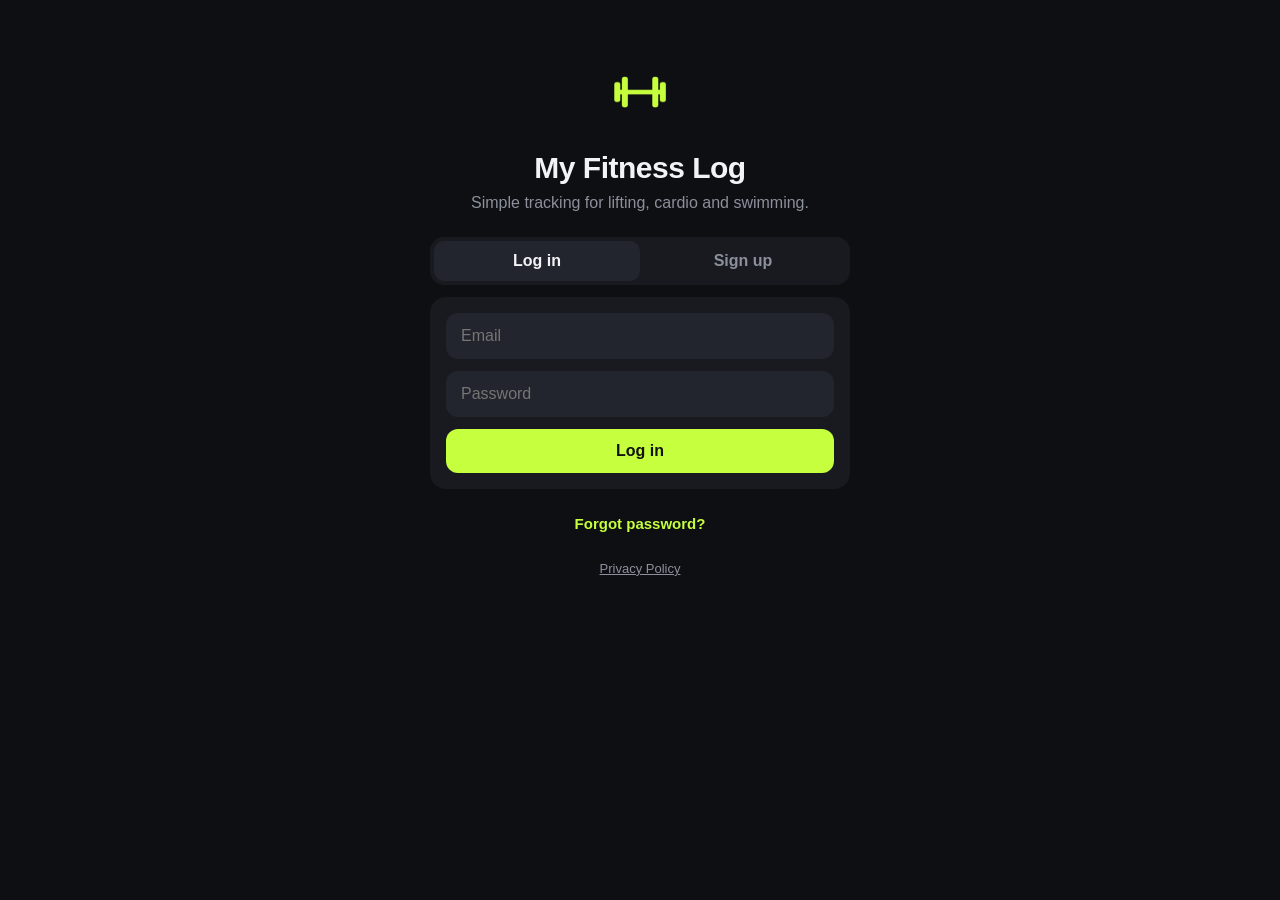
<file: index.html>
<!DOCTYPE html>
<html lang="en">
<head>
  <meta charset="UTF-8">
  <meta name="viewport" content="width=device-width, initial-scale=1, viewport-fit=cover">
  <title>My Fitness Log</title>
  <meta name="description" content="Simple workout, cardio and swim tracker.">
  <meta name="theme-color" content="#0e0f13">

  <!-- Makes it behave like a real app when added to the iPhone home screen -->
  <meta name="apple-mobile-web-app-capable" content="yes">
  <meta name="mobile-web-app-capable" content="yes">
  <meta name="apple-mobile-web-app-status-bar-style" content="black-translucent">
  <meta name="apple-mobile-web-app-title" content="FitLog">
  <link rel="apple-touch-icon" href="icons/apple-touch-icon.png">
  <link rel="icon" type="image/png" href="icons/icon-192.png">
  <link rel="manifest" href="manifest.json">

  <link rel="stylesheet" href="styles.css">
</head>
<body>
  <main id="view" class="view"></main>

  <!-- Rest timer bar (shown after you tick a set) -->
  <div id="restbar" class="restbar hidden"></div>

  <!-- Bottom tab bar -->
  <nav class="nav">
    <button data-act="tab" data-tab="today">
      <svg viewBox="0 0 24 24"><path d="M6.5 6.5v11M17.5 6.5v11M3 9v6M21 9v6M6.5 12h11"/></svg>
      <span>Today</span>
    </button>
    <button data-act="tab" data-tab="history">
      <svg viewBox="0 0 24 24"><rect x="3.5" y="5" width="17" height="15" rx="2.5"/><path d="M3.5 10h17M8 3v4M16 3v4"/></svg>
      <span>History</span>
    </button>
    <button data-act="tab" data-tab="progress">
      <svg viewBox="0 0 24 24"><path d="M4 19l5-6 4 3 7-9"/><path d="M15 7h5v5"/></svg>
      <span>Progress</span>
    </button>
    <button data-act="tab" data-tab="programs">
      <svg viewBox="0 0 24 24"><path d="M8 6h12M8 12h12M8 18h12"/><circle cx="4" cy="6" r="1"/><circle cx="4" cy="12" r="1"/><circle cx="4" cy="18" r="1"/></svg>
      <span>Programs</span>
    </button>
  </nav>

  <!-- Pop-up windows (exercise picker, program editor) -->
  <div id="modal" class="modal hidden"></div>
  <div id="toast" class="toast"></div>

  <script src="config.js"></script>
  <script src="auth.js"></script>
  <script src="app.js"></script>
</body>
</html>
</file>
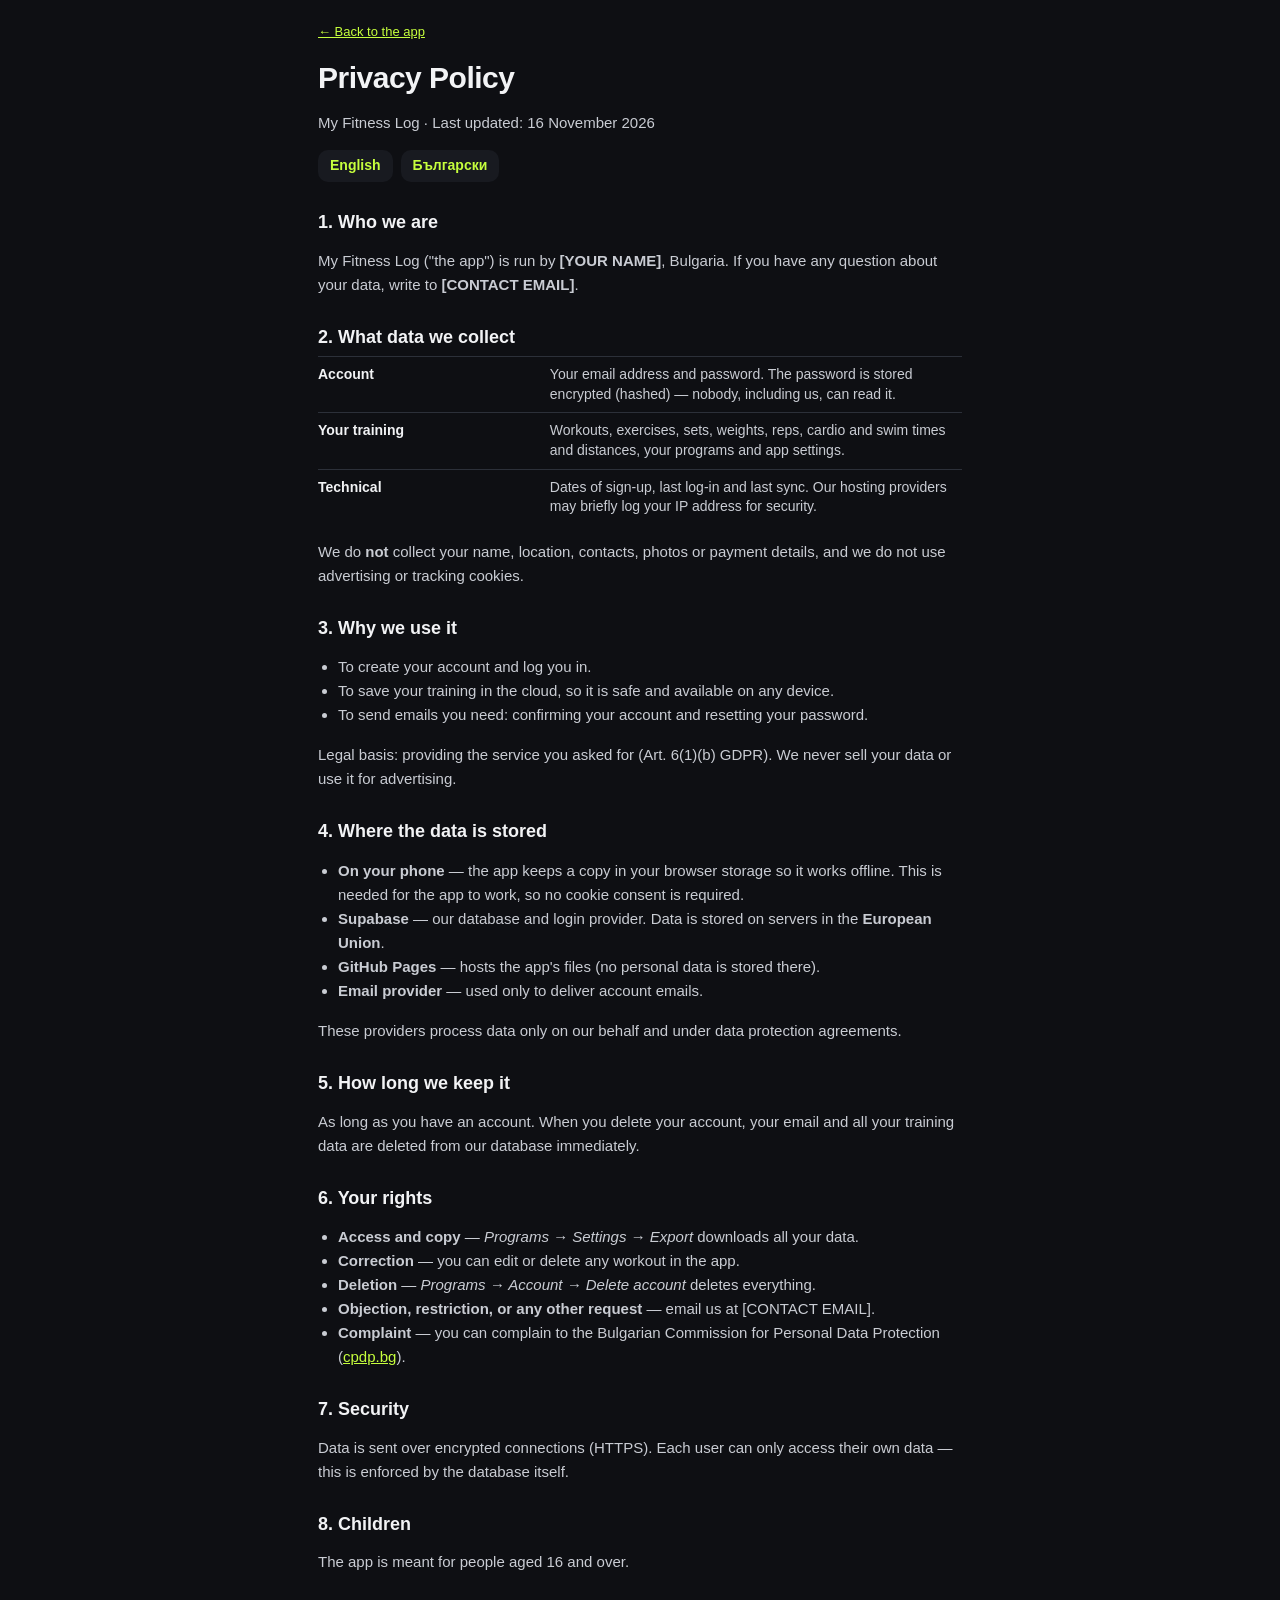
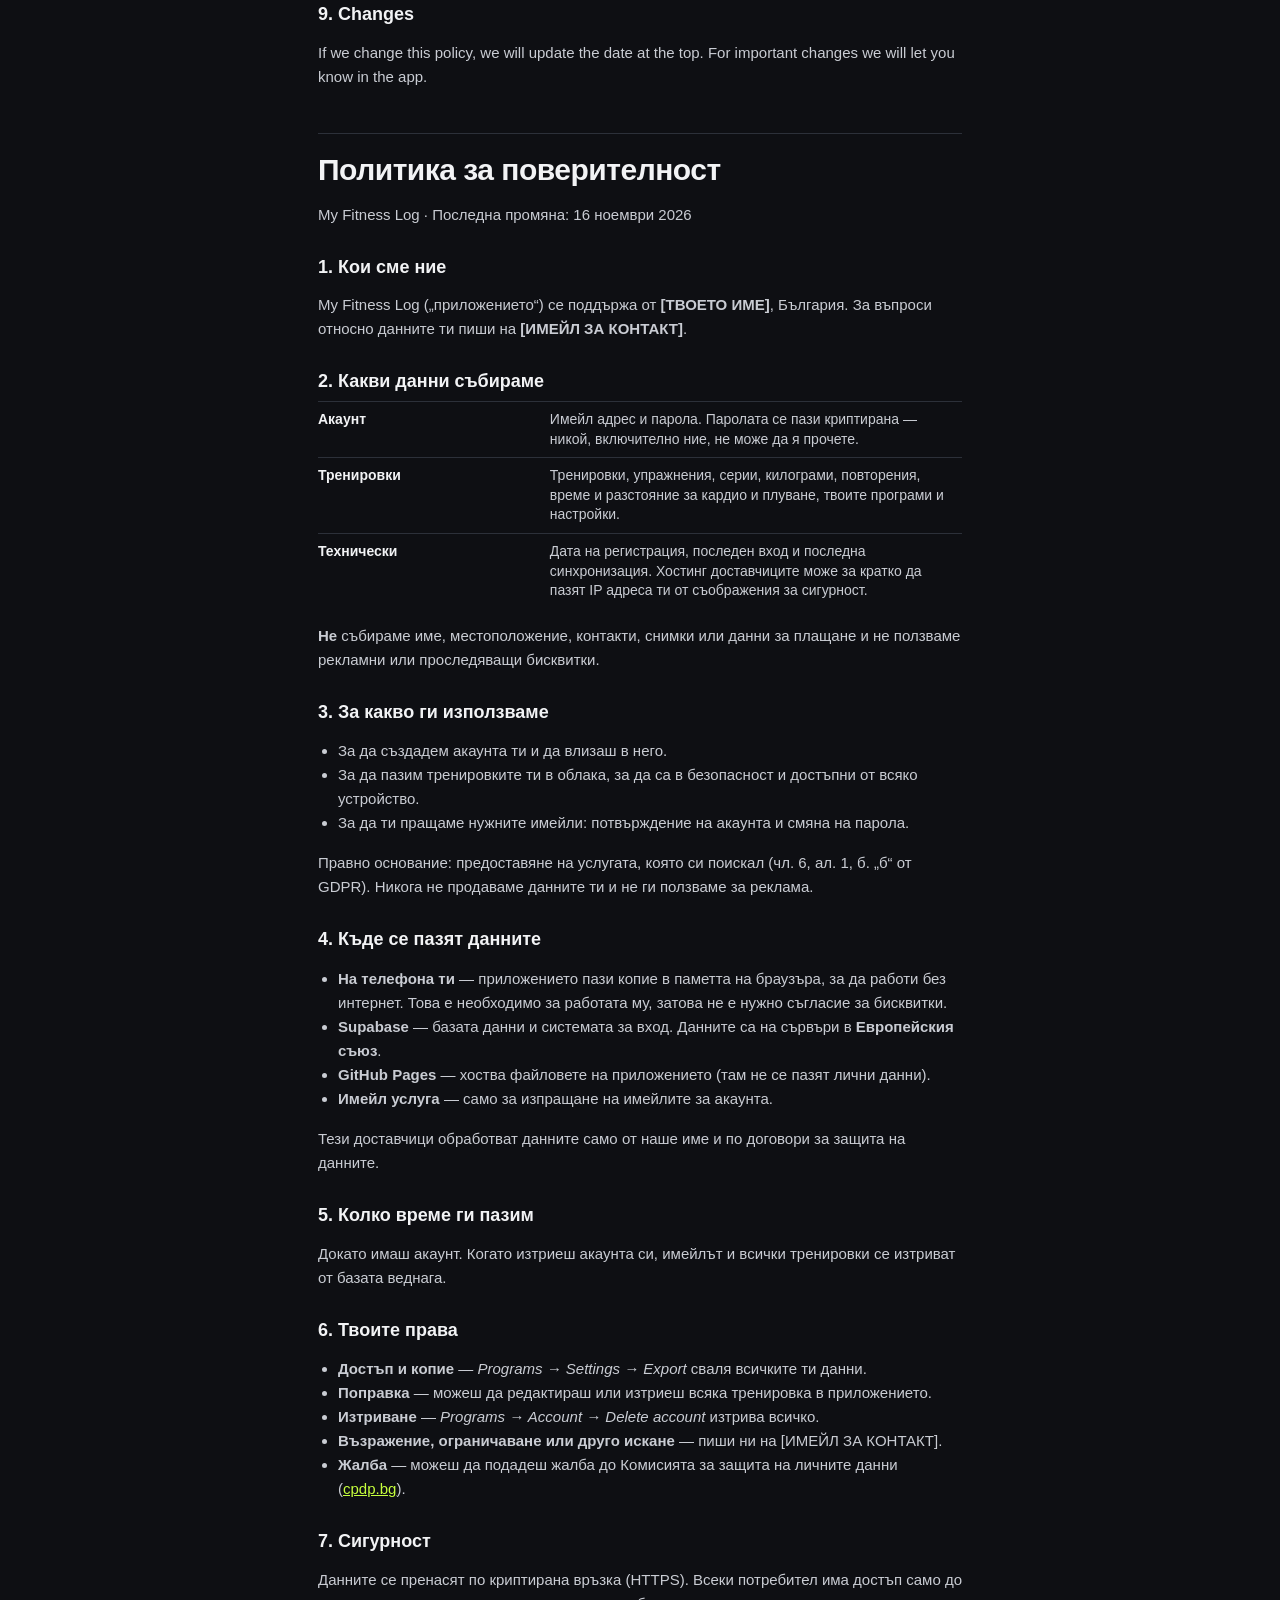
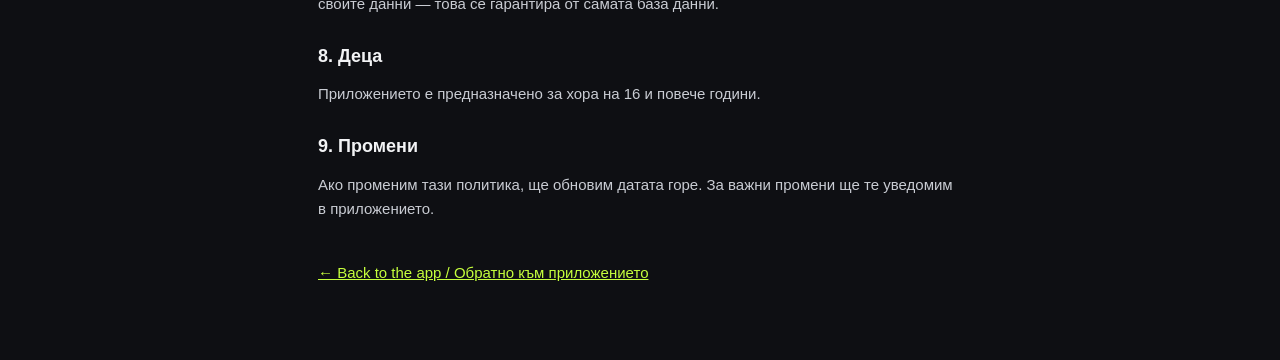
<file: privacy.html>
<!DOCTYPE html>
<html lang="en">
<head>
  <meta charset="UTF-8">
  <meta name="viewport" content="width=device-width, initial-scale=1, viewport-fit=cover">
  <title>Privacy Policy – My Fitness Log</title>
  <meta name="theme-color" content="#0e0f13">
  <link rel="icon" type="image/png" href="icons/icon-192.png">
  <link rel="stylesheet" href="styles.css">
  <style>
    .legal { max-width: 680px; margin: 0 auto; padding: calc(env(safe-area-inset-top, 0px) + 20px) 18px 60px; }
    .legal h1 { margin: 18px 0 4px; }
    .legal h2 { margin: 30px 0 8px; font-size: 18px; }
    .legal p, .legal li { color: #c9ccd3; font-size: 15px; line-height: 1.6; }
    .legal ul { padding-left: 20px; }
    .legal a { color: var(--accent); }
    .legal .lang { display: flex; gap: 8px; margin-top: 14px; }
    .legal .lang a { padding: 6px 12px; border-radius: 10px; background: var(--card); text-decoration: none; font-weight: 700; font-size: 14px; }
    .legal hr { border: 0; border-top: 1px solid var(--line); margin: 44px 0 10px; }
    .legal table { width: 100%; border-collapse: collapse; font-size: 14px; }
    .legal td { border-top: 1px solid var(--line); padding: 8px 6px 8px 0; vertical-align: top; color: #c9ccd3; }
    .legal td:first-child { color: var(--text); font-weight: 600; width: 36%; }
  </style>
</head>
<body>
<main class="legal">
  <a href="./" class="small">← Back to the app</a>

  <!-- ✏️ Fill in the two values marked [ ... ] before publishing (also in the Bulgarian part below). -->

  <h1 id="en">Privacy Policy</h1>
  <p class="muted small">My Fitness Log · Last updated: 16 November 2026</p>
  <div class="lang"><a href="#en">English</a><a href="#bg">Български</a></div>

  <h2>1. Who we are</h2>
  <p>My Fitness Log ("the app") is run by <b>[YOUR NAME]</b>, Bulgaria. If you have any question about your data, write to <b>[CONTACT EMAIL]</b>.</p>

  <h2>2. What data we collect</h2>
  <table>
    <tr><td>Account</td><td>Your email address and password. The password is stored encrypted (hashed) — nobody, including us, can read it.</td></tr>
    <tr><td>Your training</td><td>Workouts, exercises, sets, weights, reps, cardio and swim times and distances, your programs and app settings.</td></tr>
    <tr><td>Technical</td><td>Dates of sign-up, last log-in and last sync. Our hosting providers may briefly log your IP address for security.</td></tr>
  </table>
  <p>We do <b>not</b> collect your name, location, contacts, photos or payment details, and we do not use advertising or tracking cookies.</p>

  <h2>3. Why we use it</h2>
  <ul>
    <li>To create your account and log you in.</li>
    <li>To save your training in the cloud, so it is safe and available on any device.</li>
    <li>To send emails you need: confirming your account and resetting your password.</li>
  </ul>
  <p>Legal basis: providing the service you asked for (Art. 6(1)(b) GDPR). We never sell your data or use it for advertising.</p>

  <h2>4. Where the data is stored</h2>
  <ul>
    <li><b>On your phone</b> — the app keeps a copy in your browser storage so it works offline. This is needed for the app to work, so no cookie consent is required.</li>
    <li><b>Supabase</b> — our database and login provider. Data is stored on servers in the <b>European Union</b>.</li>
    <li><b>GitHub Pages</b> — hosts the app's files (no personal data is stored there).</li>
    <li><b>Email provider</b> — used only to deliver account emails.</li>
  </ul>
  <p>These providers process data only on our behalf and under data protection agreements.</p>

  <h2>5. How long we keep it</h2>
  <p>As long as you have an account. When you delete your account, your email and all your training data are deleted from our database immediately.</p>

  <h2>6. Your rights</h2>
  <ul>
    <li><b>Access and copy</b> — <i>Programs → Settings → Export</i> downloads all your data.</li>
    <li><b>Correction</b> — you can edit or delete any workout in the app.</li>
    <li><b>Deletion</b> — <i>Programs → Account → Delete account</i> deletes everything.</li>
    <li><b>Objection, restriction, or any other request</b> — email us at [CONTACT EMAIL].</li>
    <li><b>Complaint</b> — you can complain to the Bulgarian Commission for Personal Data Protection (<a href="https://www.cpdp.bg" target="_blank" rel="noopener">cpdp.bg</a>).</li>
  </ul>

  <h2>7. Security</h2>
  <p>Data is sent over encrypted connections (HTTPS). Each user can only access their own data — this is enforced by the database itself.</p>

  <h2>8. Children</h2>
  <p>The app is meant for people aged 16 and over.</p>

  <h2>9. Changes</h2>
  <p>If we change this policy, we will update the date at the top. For important changes we will let you know in the app.</p>

  <hr>

  <h1 id="bg">Политика за поверителност</h1>
  <p class="muted small">My Fitness Log · Последна промяна: 16 ноември 2026</p>

  <h2>1. Кои сме ние</h2>
  <p>My Fitness Log („приложението“) се поддържа от <b>[ТВОЕТО ИМЕ]</b>, България. За въпроси относно данните ти пиши на <b>[ИМЕЙЛ ЗА КОНТАКТ]</b>.</p>

  <h2>2. Какви данни събираме</h2>
  <table>
    <tr><td>Акаунт</td><td>Имейл адрес и парола. Паролата се пази криптирана — никой, включително ние, не може да я прочете.</td></tr>
    <tr><td>Тренировки</td><td>Тренировки, упражнения, серии, килограми, повторения, време и разстояние за кардио и плуване, твоите програми и настройки.</td></tr>
    <tr><td>Технически</td><td>Дата на регистрация, последен вход и последна синхронизация. Хостинг доставчиците може за кратко да пазят IP адреса ти от съображения за сигурност.</td></tr>
  </table>
  <p><b>Не</b> събираме име, местоположение, контакти, снимки или данни за плащане и не ползваме рекламни или проследяващи бисквитки.</p>

  <h2>3. За какво ги използваме</h2>
  <ul>
    <li>За да създадем акаунта ти и да влизаш в него.</li>
    <li>За да пазим тренировките ти в облака, за да са в безопасност и достъпни от всяко устройство.</li>
    <li>За да ти пращаме нужните имейли: потвърждение на акаунта и смяна на парола.</li>
  </ul>
  <p>Правно основание: предоставяне на услугата, която си поискал (чл. 6, ал. 1, б. „б“ от GDPR). Никога не продаваме данните ти и не ги ползваме за реклама.</p>

  <h2>4. Къде се пазят данните</h2>
  <ul>
    <li><b>На телефона ти</b> — приложението пази копие в паметта на браузъра, за да работи без интернет. Това е необходимо за работата му, затова не е нужно съгласие за бисквитки.</li>
    <li><b>Supabase</b> — базата данни и системата за вход. Данните са на сървъри в <b>Европейския съюз</b>.</li>
    <li><b>GitHub Pages</b> — хоства файловете на приложението (там не се пазят лични данни).</li>
    <li><b>Имейл услуга</b> — само за изпращане на имейлите за акаунта.</li>
  </ul>
  <p>Тези доставчици обработват данните само от наше име и по договори за защита на данните.</p>

  <h2>5. Колко време ги пазим</h2>
  <p>Докато имаш акаунт. Когато изтриеш акаунта си, имейлът и всички тренировки се изтриват от базата веднага.</p>

  <h2>6. Твоите права</h2>
  <ul>
    <li><b>Достъп и копие</b> — <i>Programs → Settings → Export</i> сваля всичките ти данни.</li>
    <li><b>Поправка</b> — можеш да редактираш или изтриеш всяка тренировка в приложението.</li>
    <li><b>Изтриване</b> — <i>Programs → Account → Delete account</i> изтрива всичко.</li>
    <li><b>Възражение, ограничаване или друго искане</b> — пиши ни на [ИМЕЙЛ ЗА КОНТАКТ].</li>
    <li><b>Жалба</b> — можеш да подадеш жалба до Комисията за защита на личните данни (<a href="https://www.cpdp.bg" target="_blank" rel="noopener">cpdp.bg</a>).</li>
  </ul>

  <h2>7. Сигурност</h2>
  <p>Данните се пренасят по криптирана връзка (HTTPS). Всеки потребител има достъп само до своите данни — това се гарантира от самата база данни.</p>

  <h2>8. Деца</h2>
  <p>Приложението е предназначено за хора на 16 и повече години.</p>

  <h2>9. Промени</h2>
  <p>Ако променим тази политика, ще обновим датата горе. За важни промени ще те уведомим в приложението.</p>

  <p style="margin-top:40px"><a href="./">← Back to the app / Обратно към приложението</a></p>
</main>
</body>
</html>
</file>
<file: styles.css>
/* ===== My Fitness Log — styles ===== */
:root {
  --bg: #0e0f13;
  --card: #181a20;
  --card-2: #22252d;
  --line: #2c3039;
  --text: #f2f3f5;
  --muted: #8b909c;
  --accent: #c6ff3d;      /* lime */
  --accent-ink: #11140a;
  --cardio: #4cc9ff;      /* blue for cardio */
  --swim: #3ddcc0;        /* teal for swimming */
  --rope: #ffb03d;        /* orange for jump rope */
  --danger: #ff5a5f;
  --ok: #3ddc84;
  --radius: 16px;
  --nav-h: 64px;
  --safe-b: env(safe-area-inset-bottom, 0px);
  --safe-t: env(safe-area-inset-top, 0px);
}

* { box-sizing: border-box; -webkit-tap-highlight-color: transparent; }
html, body { margin: 0; background: var(--bg); color: var(--text); }
body {
  font-family: -apple-system, BlinkMacSystemFont, "SF Pro Text", "Segoe UI", Roboto, sans-serif;
  font-size: 16px;
  line-height: 1.4;
  -webkit-font-smoothing: antialiased;
  overscroll-behavior-y: none;
}
button, input, select { font: inherit; color: inherit; }
button { cursor: pointer; border: 0; background: none; padding: 0; }
h1, h2, h3 { margin: 0; line-height: 1.2; }
h1 { font-size: 30px; font-weight: 800; letter-spacing: -0.5px; }
h2 { font-size: 19px; font-weight: 700; }
h3 { font-size: 17px; font-weight: 700; }
.hidden { display: none !important; }
.muted { color: var(--muted); }
.small { font-size: 13px; }
.row { display: flex; gap: 10px; align-items: center; }
.row.between { justify-content: space-between; }
.stack > * + * { margin-top: 12px; }
.wide { width: 100%; }

/* ===== Layout ===== */
.view {
  max-width: 560px;
  margin: 0 auto;
  padding: calc(var(--safe-t) + 18px) 16px calc(var(--nav-h) + var(--safe-b) + 90px);
}
.page-head { margin-bottom: 18px; }
.page-head .muted { margin-top: 4px; }
.section-title { margin: 26px 0 10px; font-size: 13px; text-transform: uppercase; letter-spacing: 0.8px; color: var(--muted); font-weight: 700; }

.card {
  background: var(--card);
  border-radius: var(--radius);
  padding: 16px;
}
.card + .card { margin-top: 12px; }

/* ===== Buttons ===== */
.btn {
  display: inline-flex; align-items: center; justify-content: center; gap: 8px;
  min-height: 44px; padding: 0 18px; border-radius: 12px;
  font-weight: 700; background: var(--card-2);
}
.btn:active { transform: scale(0.98); }
.btn-accent { background: var(--accent); color: var(--accent-ink); }
.btn-ghost { background: transparent; border: 1.5px dashed var(--line); color: var(--muted); }
.btn-danger-ghost { background: transparent; color: var(--danger); }
.btn.small { min-height: 36px; padding: 0 12px; font-size: 14px; }
.btn.wide + .btn.wide { margin-top: 10px; }
.icon-btn { width: 36px; height: 36px; border-radius: 10px; display: inline-grid; place-items: center; color: var(--muted); font-size: 18px; }
.icon-btn:active { background: var(--card-2); }

.big-start {
  width: 100%; min-height: 64px; border-radius: 18px;
  background: var(--accent); color: var(--accent-ink);
  font-size: 19px; font-weight: 800;
}
.big-start:active { transform: scale(0.99); }

/* ===== Today ===== */
.resume {
  display: flex; align-items: center; justify-content: space-between;
  background: linear-gradient(135deg, #2a3510, #181a20);
  border: 1.5px solid var(--accent);
  margin-bottom: 14px;
}
.program-grid { display: grid; grid-template-columns: 1fr 1fr; gap: 10px; }
.program-tile {
  text-align: left; background: var(--card); border-radius: var(--radius);
  padding: 14px; min-height: 92px; display: flex; flex-direction: column; justify-content: space-between;
  border: 1.5px solid transparent;
}
.program-tile:active { border-color: var(--accent); }
.program-tile .name { font-weight: 800; font-size: 17px; }
.program-tile .sub { color: var(--muted); font-size: 13px; }
.dot { display: inline-block; width: 8px; height: 8px; border-radius: 50%; background: var(--accent); margin-right: 6px; }
.dot.cardio { background: var(--cardio); }
.dot.swim { background: var(--swim); }

.stat-row { display: grid; grid-template-columns: repeat(3, 1fr); gap: 10px; }
.stat { background: var(--card); border-radius: var(--radius); padding: 12px; }
.stat .num { font-size: 22px; font-weight: 800; }
.stat .lbl { font-size: 12px; color: var(--muted); }

.install-hint { border: 1.5px solid var(--line); background: transparent; margin-bottom: 14px; }
.install-hint b { color: var(--accent); }

/* ===== Workout ===== */
.wk-head {
  position: sticky; top: 0; z-index: 5;
  display: flex; align-items: center; gap: 10px;
  margin: calc(-18px - var(--safe-t)) -16px 14px; padding: calc(var(--safe-t) + 10px) 16px 10px;
  background: rgba(14, 15, 19, 0.92); backdrop-filter: blur(12px); -webkit-backdrop-filter: blur(12px);
  border-bottom: 1px solid var(--line);
}
.wk-title { flex: 1; min-width: 0; }
.title-input { width: 100%; background: transparent; border: 0; font-size: 19px; font-weight: 800; padding: 2px 0; outline: none; }

.ex-card { margin-bottom: 12px; border-left: 4px solid var(--accent); }
.ex-card.cardio { border-left-color: var(--cardio); }
.ex-card.swim { border-left-color: var(--swim); }
.ex-head { display: flex; justify-content: space-between; align-items: center; margin-bottom: 10px; }

.set-grid {
  display: grid; grid-template-columns: 34px 1fr 72px 64px 44px; gap: 8px; align-items: center;
  padding: 5px 0; border-radius: 10px;
}
.set-grid.head { font-size: 12px; color: var(--muted); text-transform: uppercase; letter-spacing: 0.5px; padding: 0 0 4px; }
.set-grid.done { background: rgba(198, 255, 61, 0.08); }
.set-no { text-align: center; font-weight: 700; color: var(--muted); }
.prev { color: var(--muted); font-size: 14px; }
.num-input {
  width: 100%; height: 40px; text-align: center;
  background: var(--card-2); border: 1.5px solid transparent; border-radius: 10px; outline: none;
  font-size: 16px; font-weight: 700;
}
.num-input:focus { border-color: var(--accent); }
.num-input::placeholder { color: #5d626e; font-weight: 600; }
.check {
  width: 40px; height: 40px; border-radius: 10px; background: var(--card-2);
  font-size: 18px; font-weight: 900; color: var(--muted);
}
.set-grid.done .check { background: var(--accent); color: var(--accent-ink); }
.set-actions { display: flex; gap: 8px; margin-top: 10px; }

.field-grid { display: grid; grid-template-columns: repeat(3, 1fr); gap: 10px; }
.field label { display: block; font-size: 12px; color: var(--muted); margin-bottom: 4px; text-transform: uppercase; letter-spacing: 0.5px; }
.calc { margin-top: 10px; color: var(--muted); font-size: 14px; }
.calc b { color: var(--text); }

/* ===== Rest timer ===== */
.restbar {
  position: fixed; left: 12px; right: 12px; bottom: calc(var(--nav-h) + var(--safe-b) + 10px); z-index: 20;
  max-width: 536px; margin: 0 auto;
  display: flex; align-items: center; gap: 10px;
  background: var(--card-2); border: 1.5px solid var(--accent); border-radius: 16px; padding: 10px 12px;
  box-shadow: 0 10px 30px rgba(0, 0, 0, 0.5);
}
.restbar .time { font-size: 22px; font-weight: 800; font-variant-numeric: tabular-nums; min-width: 64px; }
.restbar .lbl { flex: 1; color: var(--muted); font-size: 14px; }
.restbar .bar { position: absolute; left: 0; bottom: 0; height: 3px; background: var(--accent); border-radius: 3px; transition: width 1s linear; }

/* ===== History ===== */
.cal-head { display: flex; align-items: center; justify-content: space-between; margin-bottom: 10px; }
.cal { display: grid; grid-template-columns: repeat(7, 1fr); gap: 4px; text-align: center; }
.cal .wd { font-size: 11px; color: var(--muted); padding-bottom: 4px; }
.cal .day {
  aspect-ratio: 1; border-radius: 10px; display: flex; flex-direction: column; align-items: center; justify-content: center;
  font-size: 15px; position: relative;
}
.cal .day.today { border: 1.5px solid var(--line); }
.cal .day.sel { background: var(--card-2); }
.cal .day.has { font-weight: 800; }
.cal .day .dots { display: flex; gap: 3px; margin-top: 3px; height: 6px; }
.cal .day .dots i { width: 6px; height: 6px; border-radius: 50%; background: var(--accent); }
.cal .day .dots i.cardio { background: var(--cardio); }
.cal .day .dots i.swim { background: var(--swim); }

.wk-card h3 { margin-bottom: 2px; }
.entry-line { display: flex; gap: 10px; padding: 7px 0; border-top: 1px solid var(--line); font-size: 14px; }
.entry-line:first-of-type { margin-top: 10px; }
.entry-line .n { font-weight: 700; min-width: 40%; }
.entry-line .v { color: var(--muted); flex: 1; }
.pr-badge { color: var(--accent); font-weight: 800; }

/* ===== Progress ===== */
.select {
  width: 100%; height: 46px; padding: 0 12px; border-radius: 12px;
  background: var(--card); border: 1.5px solid var(--line); appearance: none; -webkit-appearance: none;
  font-weight: 700;
}
.chart { width: 100%; height: auto; display: block; }
.chart .grid { stroke: var(--line); stroke-width: 1; }
.chart .lbl { fill: var(--muted); font-size: 11px; }
.chart .line { fill: none; stroke-width: 2.5; stroke-linejoin: round; stroke-linecap: round; }
.empty { text-align: center; padding: 40px 16px; color: var(--muted); }
.empty .big { font-size: 40px; margin-bottom: 8px; }

/* ===== Programs ===== */
.prog-card .ex-list { color: var(--muted); font-size: 14px; margin: 6px 0 12px; }
.setting { display: flex; align-items: center; justify-content: space-between; gap: 12px; padding: 10px 0; }
.setting + .setting { border-top: 1px solid var(--line); }
.setting select { width: auto; height: 38px; }

/* ===== Modal ===== */
.modal {
  position: fixed; inset: 0; z-index: 50; background: rgba(0, 0, 0, 0.6);
  display: flex; align-items: flex-end; justify-content: center;
}
.sheet {
  width: 100%; max-width: 560px; max-height: 88vh; overflow-y: auto;
  background: var(--card); border-radius: 22px 22px 0 0;
  padding: 18px 16px calc(var(--safe-b) + 20px);
  animation: up 0.2s ease-out;
}
@keyframes up { from { transform: translateY(40px); opacity: 0; } to { transform: none; opacity: 1; } }
.sheet-head { display: flex; justify-content: space-between; align-items: center; margin-bottom: 14px; }
.text-input {
  width: 100%; height: 46px; padding: 0 14px; border-radius: 12px;
  background: var(--card-2); border: 1.5px solid transparent; outline: none; font-size: 16px;
}
.text-input:focus { border-color: var(--accent); }
.pick-group { margin-top: 14px; }
.pick-item {
  display: flex; width: 100%; align-items: center; justify-content: space-between;
  padding: 13px 4px; border-bottom: 1px solid var(--line); text-align: left; font-size: 16px;
}
.pick-item:active { background: var(--card-2); }
.pick-item .tag { font-size: 12px; color: var(--muted); }
.editor-item { display: flex; align-items: center; gap: 6px; padding: 8px 0; border-bottom: 1px solid var(--line); }
.editor-item .n { flex: 1; }

/* ===== Toast ===== */
.toast {
  position: fixed; left: 50%; top: calc(var(--safe-t) + 12px); z-index: 100;
  transform: translate(-50%, -150%); transition: transform 0.25s ease;
  background: var(--text); color: var(--bg); font-weight: 800;
  padding: 12px 18px; border-radius: 14px; max-width: 90vw; text-align: center;
}
.toast.show { transform: translate(-50%, 0); }

/* ===== Bottom nav ===== */
.nav {
  position: fixed; left: 0; right: 0; bottom: 0; z-index: 30;
  display: grid; grid-template-columns: repeat(4, 1fr);
  height: calc(var(--nav-h) + var(--safe-b)); padding-bottom: var(--safe-b);
  background: rgba(14, 15, 19, 0.94); backdrop-filter: blur(14px); -webkit-backdrop-filter: blur(14px);
  border-top: 1px solid var(--line);
}
.nav button { display: flex; flex-direction: column; align-items: center; justify-content: center; gap: 3px; color: var(--muted); font-size: 11px; font-weight: 600; }
.nav svg { width: 25px; height: 25px; fill: none; stroke: currentColor; stroke-width: 2; stroke-linecap: round; stroke-linejoin: round; }
.nav button.active { color: var(--accent); }
.card > .entry-line:first-child { margin-top: 0; border-top: 0; }

/* ===== Cardio / Movement ===== */
.dot.rope, .cal .day .dots i.rope { background: var(--rope); }
.ex-card.rope { border-left-color: var(--rope); }
.cardio-tile { grid-column: 1 / -1; min-height: 80px; background: linear-gradient(135deg, #10283a, #181a20 70%); }
.cardio-tile .sub { margin-top: 8px; }
.add-tile { background: transparent; border: 1.5px dashed var(--line); justify-content: center; align-items: center; text-align: center; gap: 2px; }
.add-tile .plus { font-size: 26px; line-height: 1; color: var(--accent); font-weight: 800; }
.add-tile.first { grid-column: 1 / -1; border-color: var(--accent); }
.activity-grid { display: grid; grid-template-columns: 1fr 1fr; gap: 10px; }
.activity {
  display: flex; flex-direction: column; align-items: flex-start; gap: 4px; text-align: left;
  background: var(--card-2); border-radius: var(--radius); padding: 14px; min-height: 120px;
  border: 1.5px solid transparent;
}
.activity:active { border-color: var(--cardio); }
.activity .ic { font-size: 34px; line-height: 1; margin-bottom: 4px; }
.activity .name { font-weight: 800; font-size: 17px; }
.activity.swim:active { border-color: var(--swim); }
.activity.rope:active { border-color: var(--rope); }

/* ===== Login / sign up ===== */
body.auth-screen .nav { display: none; }
body.auth-screen .view { padding-bottom: calc(var(--safe-b) + 40px); }
.auth { max-width: 420px; margin: 0 auto; padding-top: 4vh; }
.auth-head { text-align: center; margin-bottom: 22px; }
.auth-logo { width: 76px; height: 76px; border-radius: 20px; margin-bottom: 14px; }
.auth-head p { margin: 6px 0 0; }
.auth-tabs { display: grid; grid-template-columns: 1fr 1fr; background: var(--card); border-radius: 14px; padding: 4px; margin-bottom: 12px; }
.auth-tabs button { height: 40px; border-radius: 10px; font-weight: 700; color: var(--muted); }
.auth-tabs button.active { background: var(--card-2); color: var(--text); }
.auth-msg { padding: 10px 12px; border-radius: 10px; font-size: 14px; }
.auth-msg.error { background: rgba(255, 90, 95, 0.12); color: #ff8a8d; }
.auth-msg.ok { background: rgba(61, 220, 132, 0.12); color: #7deaa9; }
.link-btn { display: block; margin: 16px auto 0; color: var(--accent); font-weight: 700; font-size: 15px; padding: 8px; }
button[disabled] { opacity: 0.6; }
.code-input { text-align: center; font-size: 26px; font-weight: 800; letter-spacing: 8px; }
.sheet-head h2 { flex: 1; margin: 0; }
.sheet-head .icon-btn:first-child + h2 { margin-left: 4px; }
.template-card {
  display: block; width: 100%; text-align: left; background: var(--card-2); border-radius: var(--radius);
  padding: 14px; margin-bottom: 10px; border: 1.5px solid transparent;
}
.template-card:active { border-color: var(--accent); }
.template-card .name { font-weight: 800; font-size: 17px; }
.template-card .tag { color: var(--accent); font-weight: 700; font-size: 14px; }
.template-card .desc { margin-top: 6px; color: var(--text); }
.template-card .ex { margin-top: 6px; color: var(--muted); }
</file>
